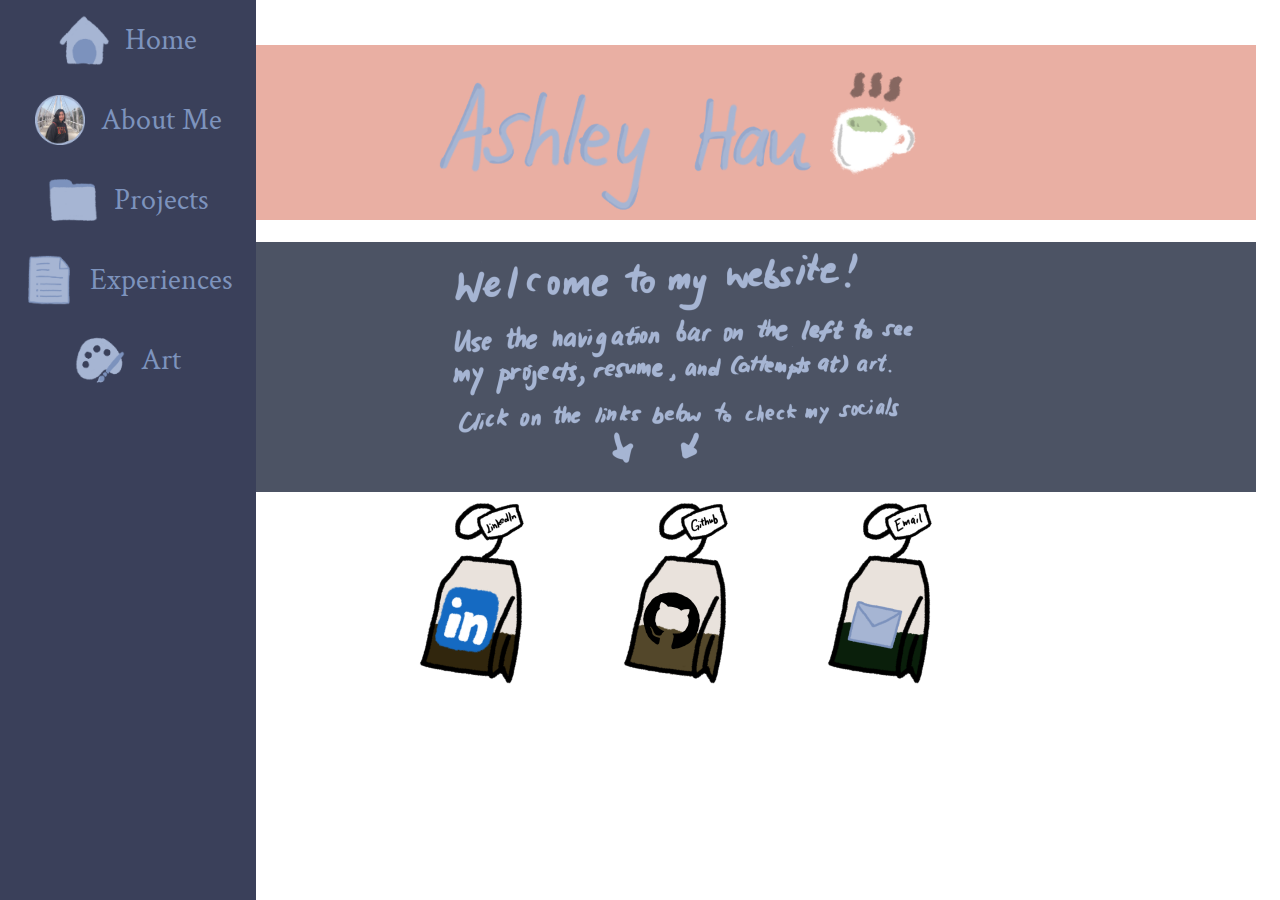
<file: index.html>
<!DOCTYPE html>
<html lang="en">
<head>
	<title>Ashley Hau</title>
	<meta name="viewport" content="width=device-width, initial-scale=1">
	<link rel="stylesheet" href="index.css">
	<link href="https://fonts.googleapis.com/css?family=News+Cycle|Noto+Sans+KR|Playfair+Display:400,900&display=swap" rel="stylesheet">
	<link href="https://fonts.googleapis.com/css2?family=Crimson+Text&display=swap" rel="stylesheet">
	<!-- favicon -->
	<link rel="shortcut icon" type="image/x-icon" href="icons/ashley favicon.png"/>
</head>

<body>
	<!-- Navbar -->
	<nav class="navbar">
		<ul class="navbar-nav">
			<li class = "nav-item">
				<a href="https://ashleyhau.github.io/" class="nav-link">
					<span class='homeicon'></span>
					<span class='link-text'>Home</span>
				</a>
			</li>

			<li class = "nav-item">
				<a href="https://ashleyhau.github.io/aboutme.html" class="nav-link">
					<span class='aboutmeicon'></span>
					<span class='link-text'>About Me</span>
				</a>
			</li>

			<li class = "nav-item">
				<a href="https://ashleyhau.github.io/projects.html" class="nav-link">
					<span class='projectsicon'></span>
					<span class='link-text'>Projects</span>
				</a>
			</li>

			<li class = "nav-item">
				<a href="https://ashleyhau.github.io/experiences.html" class="nav-link">
					<span class='experiencesicon'></span>
					<span class='link-text'>Experiences</span>
				</a>
			</li>

			<li class = "nav-item">
				<a href="https://ashleyhau.github.io/art.html" class="nav-link">
					<span class='articon'></span>
					<span class='link-text'>Art</span>
				</a>
			</li>
		</ul>
	</nav>

	<main>
		<h1 id="heading">
			<span class="ashleylogo">
				<!--<img src="icons/Ashley Hau Logo.png">-->
			</span>
		</h1>

		<div class="text-typing">
			<!--
			<p>
				Welcome to my website!
			</p>
		  	<p>
		    	Use the navigation bar on the left to see my projects, resume, and (attempts at) art.
		  	</p>
		  	<p>
		    	Click on the links below to check my socials!
		  	</p>
		  	-->
		  	<img src="written text/welcome text.png">
		</div>

		<!-- social cards -->
		<div class="social-container">
		    <a href="https://www.linkedin.com/in/ashleyhau/" target="_blank"><div class="category" id="linkedin-tea"></div></a>
			<a href="https://github.com/ashleyhau" target="_blank"><div class="category" id="github-tea"></div></a>
			<a href="mailto: ashhau@gmail.com"><div class="category" id="email-tea"></div></a>
		</div>

	</main>

</body>

</html>
</file>
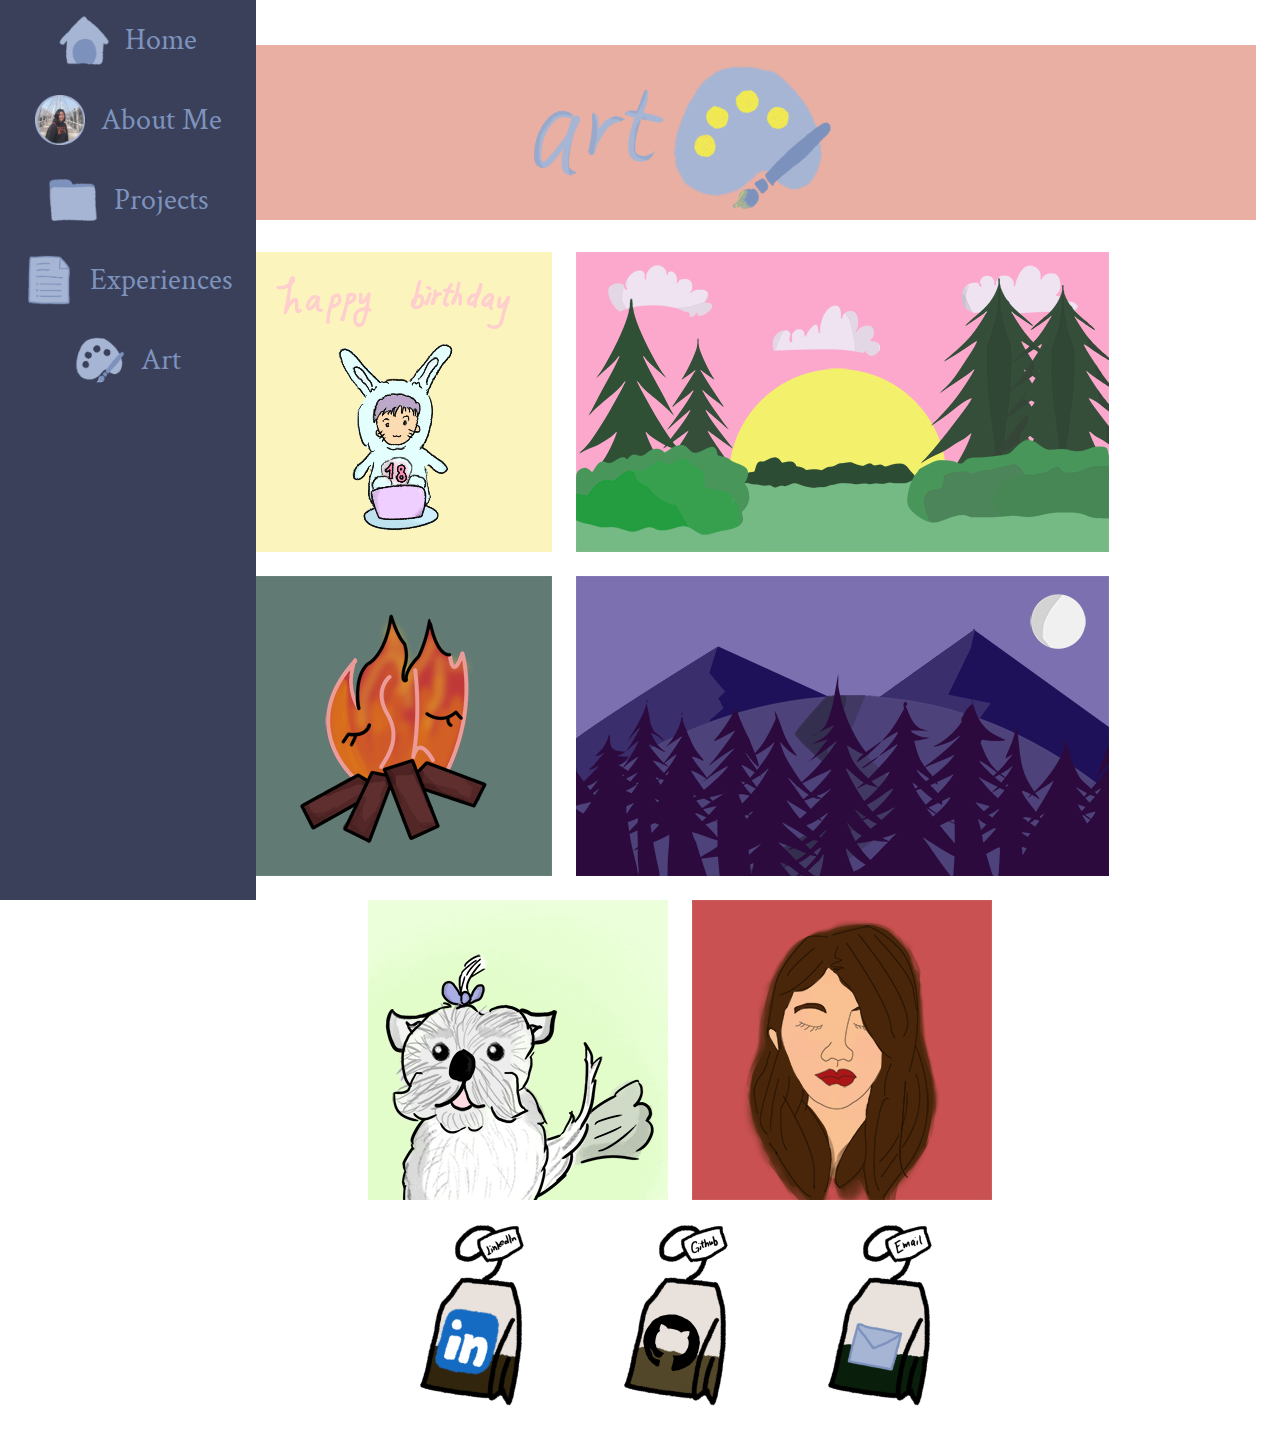
<file: art.html>
<!DOCTYPE html>
<html lang="en">
<head>
	<title>Art</title>
	<meta name="viewport" content="width=device-width, initial-scale=1">
	<link rel="stylesheet" href="art.css">
	<link href="https://fonts.googleapis.com/css?family=News+Cycle|Noto+Sans+KR|Playfair+Display:400,900&display=swap" rel="stylesheet">
	<link href="https://fonts.googleapis.com/css2?family=Crimson+Text&display=swap" rel="stylesheet">
	<!-- favicon -->
	<link rel="shortcut icon" type="image/x-icon" href="icons/ashley favicon.png"/>

	<link href="https://fonts.googleapis.com/css?family=Raleway:200,100,400">
</head>

<body>
	<!-- Navbar -->
	<nav class="navbar">
		<ul class="navbar-nav">
			<li class = "nav-item">
				<a href="https://ashleyhau.github.io/" class="nav-link">
					<span class='homeicon'></span>
					<span class='link-text'>Home</span>
				</a>
			</li>

			<li class = "nav-item">
				<a href="https://ashleyhau.github.io/aboutme.html" class="nav-link">
					<span class='aboutmeicon'></span>
					<span class='link-text'>About Me</span>
				</a>
			</li>

			<li class = "nav-item">
				<a href="https://ashleyhau.github.io/projects.html" class="nav-link">
					<span class='projectsicon'></span>
					<span class='link-text'>Projects</span>
				</a>
			</li>

			<li class = "nav-item">
				<a href="https://ashleyhau.github.io/experiences.html" class="nav-link">
					<span class='experiencesicon'></span>
					<span class='link-text'>Experiences</span>
				</a>
			</li>

			<li class = "nav-item">
				<a href="https://ashleyhau.github.io/art.html" class="nav-link">
					<span class='articon'></span>
					<span class='link-text'>Art</span>
				</a>
			</li>
		</ul>
	</nav>

	<main>
		<h1 id="heading">
			<span class="artlogo">
			</span>
		</h1>

		<!-- art gallery -->
		<div class="gallery">
			<div class="image"><img src="art gallery/bunny-and-cake-small.gif"></div>
			<div class="image"><img src="art gallery/scenery small.png"></div>
			<div class="image"><img src="art gallery/ashy logo small.png"></div>
			<div class="image"><img src="art gallery/scenery 2 small.png"></div>
			<div class="image"><img src="art gallery/doggo small.png"></div>
			<div class="image"><img src="art gallery/girl drawing small.png"></div>
		</div>

		<!-- social cards -->
		<div class="social-container">
		    <a href="https://www.linkedin.com/in/ashleyhau/" target="_blank"><div class="category" id="linkedin-tea"></div></a>
			<a href="https://github.com/ashleyhau" target="_blank"><div class="category" id="github-tea"></div></a>
			<a href="mailto: ashhau@gmail.com"><div class="category" id="email-tea"></div></a>
		</div>
	</main>

</body>

</html>
</file>
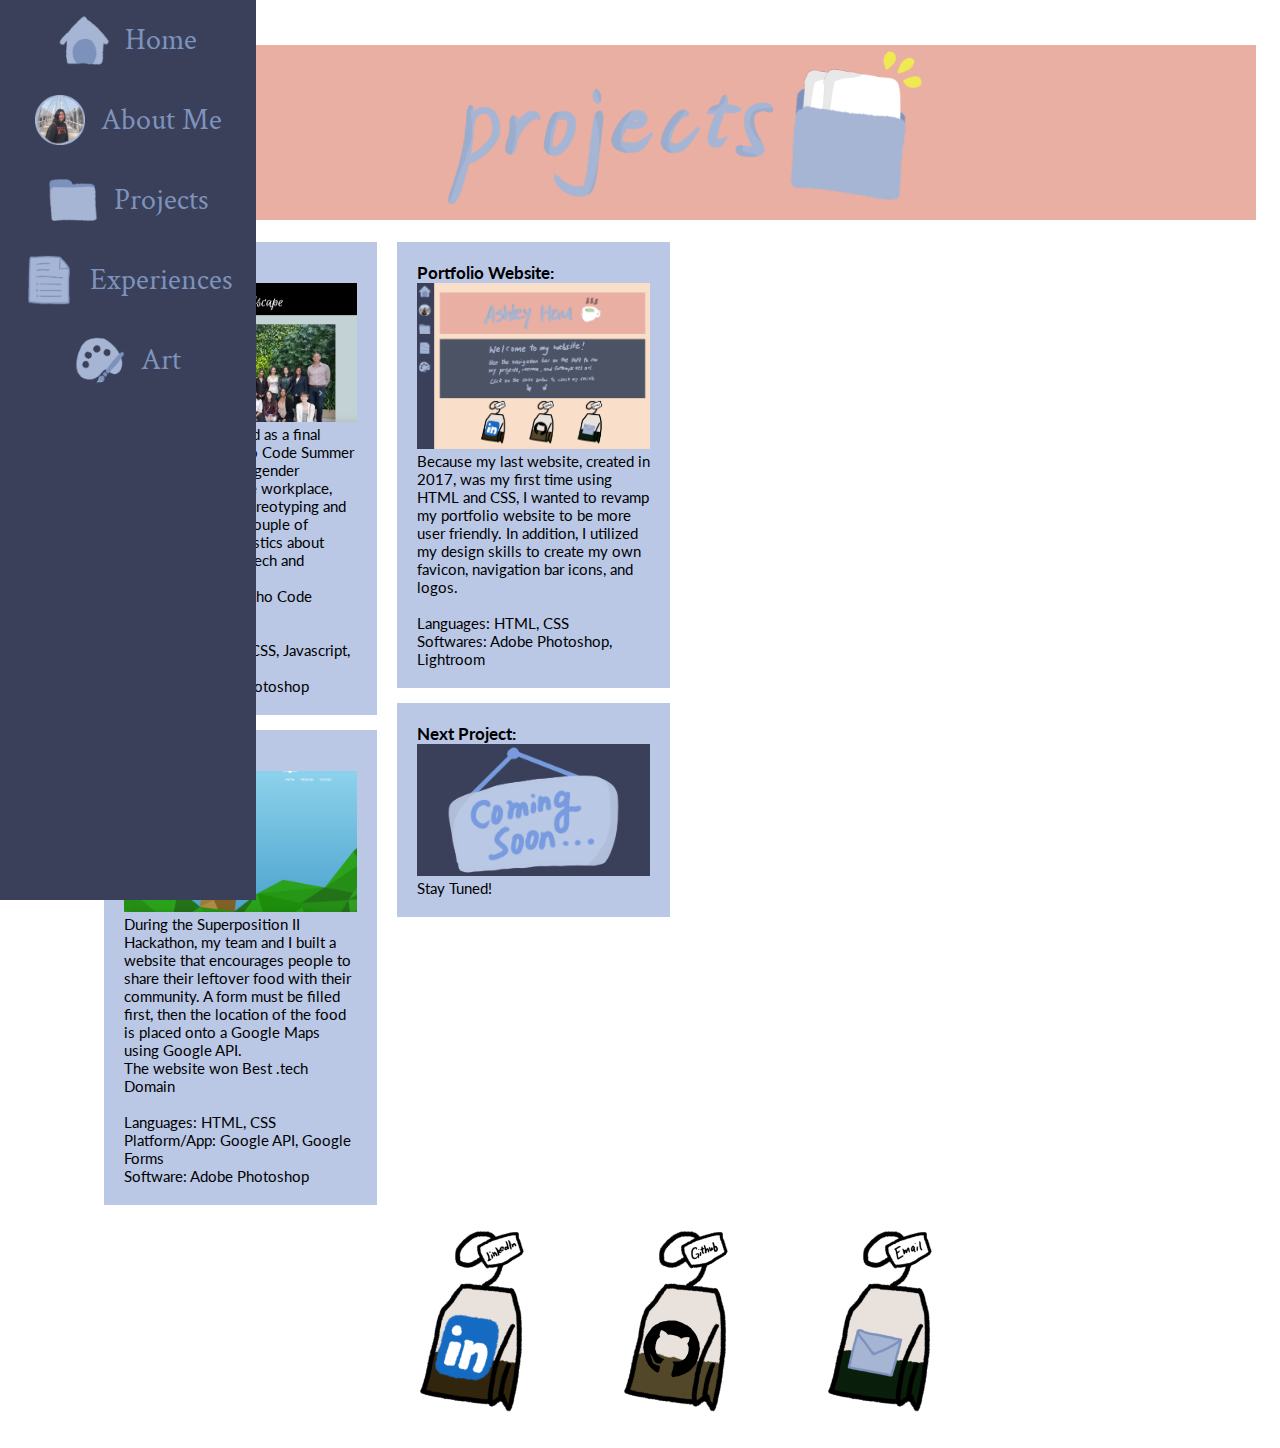
<file: projects.html>
<!DOCTYPE html>
<html lang="en">
<head>
	<title>Projects</title>
	<meta name="viewport" content="width=device-width, initial-scale=1">
	<link rel="stylesheet" href="projects.css">
	<link href="https://fonts.googleapis.com/css?family=News+Cycle|Noto+Sans+KR|Playfair+Display:400,900&display=swap" rel="stylesheet">
	<link href="https://fonts.googleapis.com/css2?family=Crimson+Text&display=swap" rel="stylesheet">
	<link href="https://fonts.googleapis.com/css2?family=Lato:wght@300&display=swap" rel="stylesheet">
	<!-- favicon -->
	<link rel="shortcut icon" type="image/x-icon" href="icons/ashley favicon.png"/>
</head>

<body>
	<!-- Navbar -->
	<nav class="navbar">
		<ul class="navbar-nav">
			<li class = "nav-item">
				<a href="https://ashleyhau.github.io/" class="nav-link">
					<span class='homeicon'></span>
					<span class='link-text'>Home</span>
				</a>
			</li>

			<li class = "nav-item">
				<a href="https://ashleyhau.github.io/aboutme.html" class="nav-link">
					<span class='aboutmeicon'></span>
					<span class='link-text'>About Me</span>
				</a>
			</li>

			<li class = "nav-item">
				<a href="https://ashleyhau.github.io/projects.html" class="nav-link">
					<span class='projectsicon'></span>
					<span class='link-text'>Projects</span>
				</a>
			</li>

			<li class = "nav-item">
				<a href="https://ashleyhau.github.io/experiences.html" class="nav-link">
					<span class='experiencesicon'></span>
					<span class='link-text'>Experiences</span>
				</a>
			</li>

			<li class = "nav-item">
				<a href="https://ashleyhau.github.io/art.html" class="nav-link">
					<span class='articon'></span>
					<span class='link-text'>Art</span>
				</a>
			</li>
		</ul>
	</nav>

	<main>
		<h1 id="heading">
			<span class="projectslogo">
			</span>
		</h1>

		<!-- masonry of projects -->
		<div class="masonryholder">
			<div class="masonryblocks"> <p1> Work Escape: </p1> <a href="https://ewtechinc.github.io/workescape/home.html" target="_blank"><img src="projects/workescape.png"></a> The website, created as a final project in Girls Who Code Summer Program, highlights gender discrimination in the workplace, including gender stereotyping and roles. It features a couple of minigames and statistics about gender disparity in tech and medicine.
			<br> Featured on Girls Who Code Website. <br>
			<br> Languages: HTML, CSS, Javascript, Bootstrap <br> Software: Adobe Photoshop </div>
			
			<div class="masonryblocks"> <p1> Botlucky: </p1> <a href="https://botluck.github.io/" target="_blank"><img src="projects/botlucky.png"></a>During the Superposition II Hackathon, my team and I built a website that encourages people to share their leftover food with their community. A form must be filled first, then the location of the food is placed onto a Google Maps using Google API.
			<br> The website won Best .tech Domain <br>
			<br> Languages: HTML, CSS <br> Platform/App: Google API, Google Forms <br> Software: Adobe Photoshop </div>
			
			<div class="masonryblocks"> <p1> Portfolio Website: </p1> <img src="projects/portfolio.png"> Because my last website, created in 2017, was my first time using HTML and CSS, I wanted to revamp my portfolio website to be more user friendly. In addition, I utilized my design skills to create my own favicon, navigation bar icons, and logos. <br>
			<br> Languages: HTML, CSS <br> Softwares: Adobe Photoshop, Lightroom </div>

			<div class="masonryblocks"> <p1> Next Project: </p1> <img src="projects/coming soon.png"> Stay Tuned! </div>
		</div>

		<!-- social cards -->
		<div class="social-container">
		    <a href="https://www.linkedin.com/in/ashleyhau/" target="_blank"><div class="category" id="linkedin-tea"></div></a>
			<a href="https://github.com/ashleyhau" target="_blank"><div class="category" id="github-tea"></div></a>
			<a href="mailto: ashhau@gmail.com"><div class="category" id="email-tea"></div></a>
		</div>
	</main>

</body>

</html>
</file>
<file: index.css>
html {
    font-size: 16px;
    /*background-color: #f9dec9;*/
    background-color: #ffffff;
}

#heading {
    /*
	font-family: 'Playfair Display', serif;
	color: #a6b5d3;
	text-align: center;
	*/
    width: 100%;
    /*background-color: #ebccda;*/
    background-color: #e9afa3;
}

.text-typing {
    background-color: #4C5364;
    /*background-color: #7d93bd;*/
    width: 100%;
}

.text-typing img {
    display: block;
    max-height: 300px;
    width: auto;
    height: auto;
    margin-left: auto;
    margin-right: auto;
}

.text-typing p {
    /*border-right: .15em solid rgb(188, 209, 164);*/
    font-family: 'Crimson Text', serif;
    color: #a6b5d3;
    font-size: 20px;
    white-space: nowrap;
    overflow: hidden;
}


/*
.text-typing p:nth-child(1) {
	width: 22ch; 
	-webkit-animation: type 2s steps(40, end);
	animation: type 2s steps(40, end);
	-webkit-animation-fill-mode: forwards;
	animation-fill-mode: forwards;
}

.text-typing p:nth-child(2) {
	width: 85ch; 
	opacity: 0;
	-webkit-animation: type2 2s steps(40, end);
	animation: type2 2s steps(40, end);
	-webkit-animation-delay: 2s;
	animation-delay: 2s;
	-webkit-animation-fill-mode: forwards;
	animation-fill-mode: forwards;
}

.text-typing p:nth-child(3) {
	width: 45ch; 
	opacity: 0;
	-webkit-animation: type3 5s steps(20, end), blink .5s step-end infinite alternate;
	animation: type3 2s steps(20, end), blink .5s step-end infinite alternate;
	-webkit-animation-delay: 4s;
	animation-delay: 4s;
	-webkit-animation-fill-mode: forwards;
	animation-fill-mode: forwards;
}

@keyframes type {
	0% {
		width: 0;
	}
	99.9% {
		border-right: .15em solid rgb(188, 209, 164);
	}
	100% {
		border: none;
	}
}

@-webkit-keyframes type {
	0% {
		width: 0;
	}
	99.9% {
		border-right: .15em solid rgb(188, 209, 164);
	}
	100% {
		border: none;
	}
}

@keyframes type2 {
	0% {
		width: 0;
	}
	1% {
		opacity: 1;
	}
	99.9% {
		border-right: .15em solid rgb(188, 209, 164);
	}
	100% {
		opacity: 1;
		border: none;
	}
}

@-webkit-keyframes type2 {
	0% {
		width: 0;
	}
	1% {
		opacity: 1;
	}
	99.9% {
		border-right: .15em solid rgb(188, 209, 164);
	}
	100% {
		opacity: 1;
		border: none;
	}
}

@keyframes type3 {
	0% {
		width: 0;
	}
	1% {
		opacity: 1;
	}
	100% {
		opacity: 1;
	}
}

@-webkit-keyframes type3 {
	0% {
		width: 0;
	}
	1% {
		opacity: 1;
	}
	100% {
		opacity: 1;
	}
}

@keyframes blink {
	50% {
		border-color: transparent;
	}
}
	
@-webkit-keyframes blink {
	50% {
		border-color: tranparent;
	}
}
*/


/*
.text-typing {
	animation: type 20s steps(140);
	overflow: hidden;
	white-space: nowrap;
	border-right: 2px solid black;
	width: 140ch;
}

@keyframes type {
	0% {
		width: 0ch;
	}
	100% {
		width: 140ch;
	}
}
*/


/* Social Cards */

.social-container {
    text-align: center;
    /*background-color: #4C5364;*/
}

.category {
    display: inline-block;
    width: 100px;
    height: 100px;
}


/* NAVIGATION BAR CODE */

body {}

body::-webkit-scrollbar {
    width: 0.5rem;
}

body::-webkit-scrollbar-track {
    background: #3a405a;
}

body::-webkit-scrollbar-thumb {
    background: #a6b5d3;
}

.body1 {
    color: black;
    margin: 0;
    padding: 0;
}

main {
    margin-left: 5rem;
    padding: 1rem;
}

.navbar {
    z-index: 500;
    position: fixed;
    background-color: #3a405a;
    transition: width 200ms ease;
}

.navbar-nav {
    list-style: none;
    padding: 0;
    margin: 0;
    display: flex;
    flex-direction: column;
    align-items: center;
}

.nav-link {
    display: flex;
    align-items: center;
    height: 5rem;
    color: #a6b5d3;
    text-decoration: none;
}

.link-text {
    display: none;
    margin-left: 1rem;
    font-family: 'Crimson Text', serif;
    color: #7d93bd;
    font-size: 30px;
}


/* navbar hover animation */

ul li a {
    color: black;
    position: relative;
}

ul li a::before {
    content: "";
    width: 0px;
    height: 10px;
    background: #a6b5d3;
    position: absolute;
    top: 85%;
    /* how close line is to icon */
    left: 0;
    transition: .5s;
}

ul li a:hover::before {
    width: 105%;
    /* how long width of line*/
}

.homeicon {
    content: url('icons/home icon.png');
    height: 50px;
    width: 50px;
    display: block;
}

.aboutmeicon {
    content: url('icons/about me icon.png');
    height: 50px;
    width: 50px;
    display: block;
}

.projectsicon {
    content: url('icons/projects icon.png');
    height: 50px;
    width: 50px;
    display: block;
}

.experiencesicon {
    content: url('icons/experiences icon.png');
    height: 50px;
    width: 50px;
    display: block;
}

.articon {
    content: url('icons/art icon.png');
    height: 50px;
    width: 50px;
    display: block;
}


/* Small screens */

@media only screen and (max-width: 600px) {
    /* welcome text for small screen*/
    .text-typing img {
        max-height: 150px;
    }
    /* social cards for small screen */
    #linkedin-tea {
        content: url('social/linkedin closed.png');
        height: 100px;
        width: 100px;
        display: inline-block;
        /* to make sure can scroll to the bottom of the screen to see socials*/
        margin-bottom: 60px;
    }
    #linkedin-tea:hover {
        content: url('social/linkedin opened.png');
    }
    #github-tea {
        content: url('social/github closed.png');
        height: 100px;
        width: 100px;
        display: inline-block;
        /* to make sure can scroll to the bottom of the screen to see socials*/
        margin-bottom: 60px;
    }
    #github-tea:hover {
        content: url('social/github opened.png');
    }
    #email-tea {
        content: url('social/email closed.png');
        height: 100px;
        width: 100px;
        display: inline-block;
        /* to make sure can scroll to the bottom of the screen to see socials*/
        margin-bottom: 60px;
    }
    #email-tea:hover {
        content: url('social/email opened.png');
    }
    .ashleylogo {
        content: url('icons/Ashley Hau Logo.png');
        height: 150px;
        display: block;
        /* centering it with margins */
        margin-left: auto;
        margin-right: auto;
        /*width: 50;*/
    }
    .navbar {
        bottom: 0;
        right: 0;
        width: 100vw;
        height: 5rem;
    }
    .navbar-nav {
        flex-direction: row;
    }
    .nav-link {
        /*justify-content: center;*/
        padding: 0px 25px;
    }
    main {
        margin: 0;
    }
}


/* Large screens */

@media only screen and (min-width: 600px) {
    /* welcome text for large screen*/
    .text-typing img {
        max-height: 250px;
    }
    /* social cards for large screen */
    #linkedin-tea {
        content: url('social/linkedin closed.png');
        height: 200px;
        width: 200px;
        display: inline-block;
    }
    #linkedin-tea:hover {
        content: url('social/linkedin opened.png');
    }
    #github-tea {
        content: url('social/github closed.png');
        height: 200px;
        width: 200px;
        display: inline-block;
    }
    #github-tea:hover {
        content: url('social/github opened.png');
    }
    #email-tea {
        content: url('social/email closed.png');
        height: 200px;
        width: 200px;
        display: inline-block;
    }
    #email-tea:hover {
        content: url('social/email opened.png');
    }
    .ashleylogo {
        content: url('icons/Ashley Hau Logo.png');
        height: 175px;
        display: block;
        /* centering it with margins */
        margin-left: auto;
        margin-right: auto;
        /*width: 50;*/
    }
    .navbar {
        top: 0;
        left: 0;
        width: 5rem;
        height: 100vh;
    }
    .navbar:hover {
        width: 16rem;
    }
    .navbar:hover .link-text {
        display: inline;
    }
}
</file>
<file: art.css>
html {
    font-size: 16px;
    /* background-color: #f9dec9; */
    background-color: #ffffff;
}

#heading {
    /*
	font-family: 'Playfair Display', serif;
	color: #a6b5d3;
	text-align: center;
	*/
    width: 100%;
    /*background-color: #ebccda;*/
    background-color: #e9afa3;
}

.text-typing {
    background-color: #4C5364;
    /*background-color: #7d93bd;*/
    width: 100%;
}

.text-typing img {
    display: block;
    max-height: 300px;
    width: auto;
    height: auto;
    margin-left: auto;
    margin-right: auto;
}

.text-typing p {
    /*border-right: .15em solid rgb(188, 209, 164);*/
    font-family: 'Crimson Text', serif;
    color: #a6b5d3;
    font-size: 20px;
    white-space: nowrap;
    overflow: hidden;
}


/* art gallery */

.gallery {
    text-align: center;
}

.image {
    display: inline-block;
}

.gallery img {
    max-width: 100%;
    height: auto;
    display: block;
    transition: 1s;
    padding: 10px;
}

.gallery img:hover {
    -webkit-filter: drop-shadow(8px 8px 10px black);
    transform: scale(1.1);
}


/* Social Cards */

.social-container {
    text-align: center;
    /*background-color: #4C5364;*/
}

.category {
    display: inline-block;
    width: 100px;
    height: 100px;
}


/* NAVIGATION BAR CODE */

body {}


/* Scrollbar code */

body::-webkit-scrollbar {
    width: 0.5rem;
}

body::-webkit-scrollbar-track {
    background: #3a405a;
}

body::-webkit-scrollbar-thumb {
    background: #a6b5d3;
}

.body1 {
    color: black;
    margin: 0;
    padding: 0;
}

main {
    margin-left: 5rem;
    padding: 1rem;
}

.navbar {
    z-index: 500;
    position: fixed;
    background-color: #3a405a;
    transition: width 200ms ease;
}

.navbar-nav {
    list-style: none;
    padding: 0;
    margin: 0;
    display: flex;
    flex-direction: column;
    align-items: center;
}

.nav-link {
    display: flex;
    align-items: center;
    height: 5rem;
    color: #a6b5d3;
    text-decoration: none;
}

.link-text {
    display: none;
    margin-left: 1rem;
    font-family: 'Crimson Text', serif;
    color: #7d93bd;
    font-size: 30px;
}


/* navbar hover animation */

ul li a {
    color: black;
    position: relative;
}

ul li a::before {
    content: "";
    width: 0px;
    height: 10px;
    background: #a6b5d3;
    position: absolute;
    top: 85%;
    /* how close line is to icon */
    left: 0;
    transition: .5s;
}

ul li a:hover::before {
    width: 105%;
    /* how long width of line*/
}

.homeicon {
    content: url('icons/home icon.png');
    height: 50px;
    width: 50px;
    display: block;
}

.aboutmeicon {
    content: url('icons/about me icon.png');
    height: 50px;
    width: 50px;
    display: block;
}

.projectsicon {
    content: url('icons/projects icon.png');
    height: 50px;
    width: 50px;
    display: block;
}

.experiencesicon {
    content: url('icons/experiences icon.png');
    height: 50px;
    width: 50px;
    display: block;
}

.articon {
    content: url('icons/art icon.png');
    height: 50px;
    width: 50px;
    display: block;
}


/* Small screens */

@media only screen and (max-width: 600px) {
    /* welcome text for small screen*/
    .text-typing img {
        max-height: 150px;
    }
    /* social cards for small screen */
    #linkedin-tea {
        content: url('social/linkedin closed.png');
        height: 100px;
        width: 100px;
        display: inline-block;
        /* to make sure can scroll to the bottom of the screen to see socials*/
        margin-bottom: 60px;
    }
    #linkedin-tea:hover {
        content: url('social/linkedin opened.png');
    }
    #github-tea {
        content: url('social/github closed.png');
        height: 100px;
        width: 100px;
        display: inline-block;
        /* to make sure can scroll to the bottom of the screen to see socials*/
        margin-bottom: 60px;
    }
    #github-tea:hover {
        content: url('social/github opened.png');
    }
    #email-tea {
        content: url('social/email closed.png');
        height: 100px;
        width: 100px;
        display: inline-block;
        /* to make sure can scroll to the bottom of the screen to see socials*/
        margin-bottom: 60px;
    }
    #email-tea:hover {
        content: url('social/email opened.png');
    }
    .artlogo {
        content: url('icons/art logo.png');
        height: 150px;
        display: block;
        /* centering it with margins */
        margin-left: auto;
        margin-right: auto;
        /*width: 50;*/
    }
    .navbar {
        bottom: 0;
        right: 0;
        width: 100vw;
        height: 5rem;
    }
    .navbar-nav {
        flex-direction: row;
    }
    .nav-link {
        /*justify-content: center;*/
        padding: 0px 25px;
    }
    main {
        margin: 0;
    }
}


/* Large screens */

@media only screen and (min-width: 600px) {
    /* welcome text for large screen*/
    .text-typing img {
        max-height: 250px;
    }
    /* social cards for large screen */
    #linkedin-tea {
        content: url('social/linkedin closed.png');
        height: 200px;
        width: 200px;
        display: inline-block;
    }
    #linkedin-tea:hover {
        content: url('social/linkedin opened.png');
    }
    #github-tea {
        content: url('social/github closed.png');
        height: 200px;
        width: 200px;
        display: inline-block;
    }
    #github-tea:hover {
        content: url('social/github opened.png');
    }
    #email-tea {
        content: url('social/email closed.png');
        height: 200px;
        width: 200px;
        display: inline-block;
    }
    #email-tea:hover {
        content: url('social/email opened.png');
    }
    .artlogo {
        content: url('icons/art logo.png');
        height: 175px;
        display: block;
        /* centering it with margins */
        margin-left: auto;
        margin-right: auto;
        /*width: 50;*/
    }
    .navbar {
        top: 0;
        left: 0;
        width: 5rem;
        height: 100vh;
    }
    .navbar:hover {
        width: 16rem;
    }
    .navbar:hover .link-text {
        display: inline;
    }
}
</file>
<file: projects.css>
html {
    font-size: 16px;
    /* background-color: #f9dec9; */
    background-color: #ffffff;
}

#heading {
    /*
	font-family: 'Playfair Display', serif;
	color: #a6b5d3;
	text-align: center;
	*/
    width: 100%;
    /*background-color: #ebccda;*/
    background-color: #e9afa3;
}

.text-typing {
    background-color: #4C5364;
    /*background-color: #7d93bd;*/
    width: 100%;
}

.text-typing img {
    display: block;
    max-height: 300px;
    width: auto;
    height: auto;
    margin-left: auto;
    margin-right: auto;
}

.text-typing p {
    /*border-right: .15em solid rgb(188, 209, 164);*/
    font-family: 'Crimson Text', serif;
    color: #a6b5d3;
    font-size: 20px;
    white-space: nowrap;
    overflow: hidden;
}


/* Masonry holder */

.masonryholder {
    column-count: 4;
    column-gap: 20px;
    /* Centering all the cards
	max-width: 1200px;
	margin: 0 auto;
	*/
}

.masonryblocks {
    display: inline-block;
    background: #bac8e6;
    padding: 20px;
    margin: 0 0 15px;
    /* 15px is the bottom margins between cards */
    width: auto;
    box-sizing: border-box;
    font-family: 'Lato', sans-serif;
    font-size: 15px;
}

p1 {
    font-size: 17px;
    font-weight: bold;
}

.masonryblocks img {
    width: 100%;
}


/* Social Cards */

.social-container {
    text-align: center;
    /*background-color: #4C5364;*/
}

.category {
    display: inline-block;
    width: 100px;
    height: 100px;
}


/* NAVIGATION BAR CODE */

body {}

body::-webkit-scrollbar {
    width: 0.5rem;
}

body::-webkit-scrollbar-track {
    background: #3a405a;
}

body::-webkit-scrollbar-thumb {
    background: #a6b5d3;
}

.body1 {
    color: black;
    margin: 0;
    padding: 0;
}

main {
    margin-left: 5rem;
    padding: 1rem;
}

.navbar {
    z-index: 500;
    position: fixed;
    background-color: #3a405a;
    transition: width 200ms ease;
}

.navbar-nav {
    list-style: none;
    padding: 0;
    margin: 0;
    display: flex;
    flex-direction: column;
    align-items: center;
}

.nav-link {
    display: flex;
    align-items: center;
    height: 5rem;
    color: #a6b5d3;
    text-decoration: none;
}

.link-text {
    display: none;
    margin-left: 1rem;
    font-family: 'Crimson Text', serif;
    color: #7d93bd;
    font-size: 30px;
}


/* navbar hover animation */

ul li a {
    color: black;
    position: relative;
}

ul li a::before {
    content: "";
    width: 0px;
    height: 10px;
    background: #a6b5d3;
    position: absolute;
    top: 85%;
    /* how close line is to icon */
    left: 0;
    transition: .5s;
}

ul li a:hover::before {
    width: 105%;
    /* how long width of line*/
}

.homeicon {
    content: url('icons/home icon.png');
    height: 50px;
    width: 50px;
    display: block;
}

.aboutmeicon {
    content: url('icons/about me icon.png');
    height: 50px;
    width: 50px;
    display: block;
}

.projectsicon {
    content: url('icons/projects icon.png');
    height: 50px;
    width: 50px;
    display: block;
}

.experiencesicon {
    content: url('icons/experiences icon.png');
    height: 50px;
    width: 50px;
    display: block;
}

.articon {
    content: url('icons/art icon.png');
    height: 50px;
    width: 50px;
    display: block;
}


/* Responsive for project (masonry) cards */

@media only screen and (max-width:768px) {
    .masonryholder {
        column-count: 1;
    }
}

@media only screen and (min-width:769px) {
    .masonryholder {
        column-count: 2;
    }
}

@media only screen and (min-width:900px) {
    .masonryholder {
        column-count: 3;
    }
}

@media only screen and (min-width:1200px) {
    .masonryholder {
        column-count: 4;
    }
}


/* Small screens */

@media only screen and (max-width: 600px) {
    /* welcome text for small screen*/
    .text-typing img {
        max-height: 150px;
    }
    /* social cards for small screen */
    #linkedin-tea {
        content: url('social/linkedin closed.png');
        height: 100px;
        width: 100px;
        display: inline-block;
        /* to make sure can scroll to the bottom of the screen to see socials*/
        margin-bottom: 60px;
    }
    #linkedin-tea:hover {
        content: url('social/linkedin opened.png');
    }
    #github-tea {
        content: url('social/github closed.png');
        height: 100px;
        width: 100px;
        display: inline-block;
        /* to make sure can scroll to the bottom of the screen to see socials*/
        margin-bottom: 60px;
    }
    #github-tea:hover {
        content: url('social/github opened.png');
    }
    #email-tea {
        content: url('social/email closed.png');
        height: 100px;
        width: 100px;
        display: inline-block;
        /* to make sure can scroll to the bottom of the screen to see socials*/
        margin-bottom: 60px;
    }
    #email-tea:hover {
        content: url('social/email opened.png');
    }
    .projectslogo {
        content: url('icons/projects logo.png');
        height: 150px;
        display: block;
        /* centering it with margins */
        margin-left: auto;
        margin-right: auto;
        /*width: 50;*/
    }
    .navbar {
        bottom: 0;
        right: 0;
        width: 100vw;
        height: 5rem;
    }
    .navbar-nav {
        flex-direction: row;
    }
    .nav-link {
        /*justify-content: center;*/
        padding: 0px 25px;
    }
    main {
        margin: 0;
    }
}


/* Large screens */

@media only screen and (min-width: 600px) {
    /* welcome text for large screen*/
    .text-typing img {
        max-height: 250px;
    }
    /* social cards for large screen */
    #linkedin-tea {
        content: url('social/linkedin closed.png');
        height: 200px;
        width: 200px;
        display: inline-block;
    }
    #linkedin-tea:hover {
        content: url('social/linkedin opened.png');
    }
    #github-tea {
        content: url('social/github closed.png');
        height: 200px;
        width: 200px;
        display: inline-block;
    }
    #github-tea:hover {
        content: url('social/github opened.png');
    }
    #email-tea {
        content: url('social/email closed.png');
        height: 200px;
        width: 200px;
        display: inline-block;
    }
    #email-tea:hover {
        content: url('social/email opened.png');
    }
    .projectslogo {
        content: url('icons/projects logo.png');
        height: 175px;
        display: block;
        /* centering it with margins */
        margin-left: auto;
        margin-right: auto;
        /*width: 50;*/
    }
    .navbar {
        top: 0;
        left: 0;
        width: 5rem;
        height: 100vh;
    }
    .navbar:hover {
        width: 16rem;
    }
    .navbar:hover .link-text {
        display: inline;
    }
}
</file>
